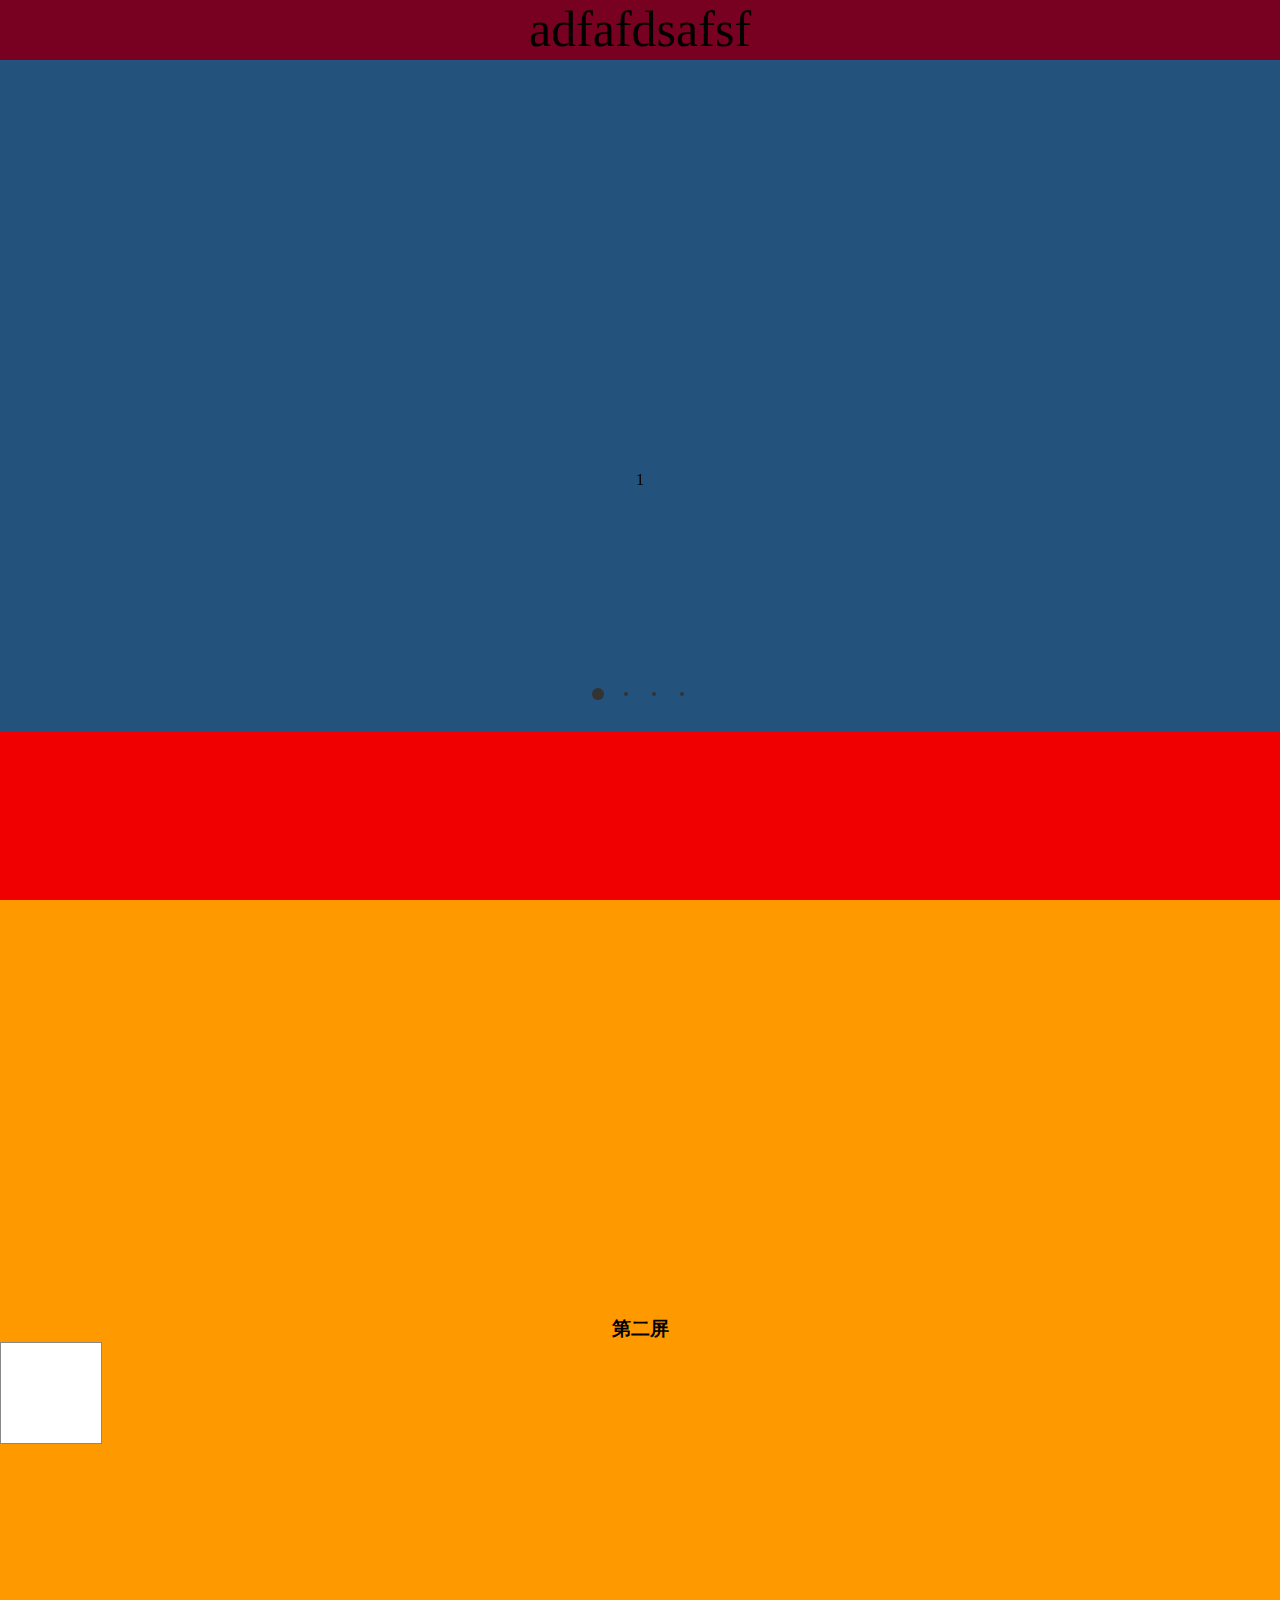
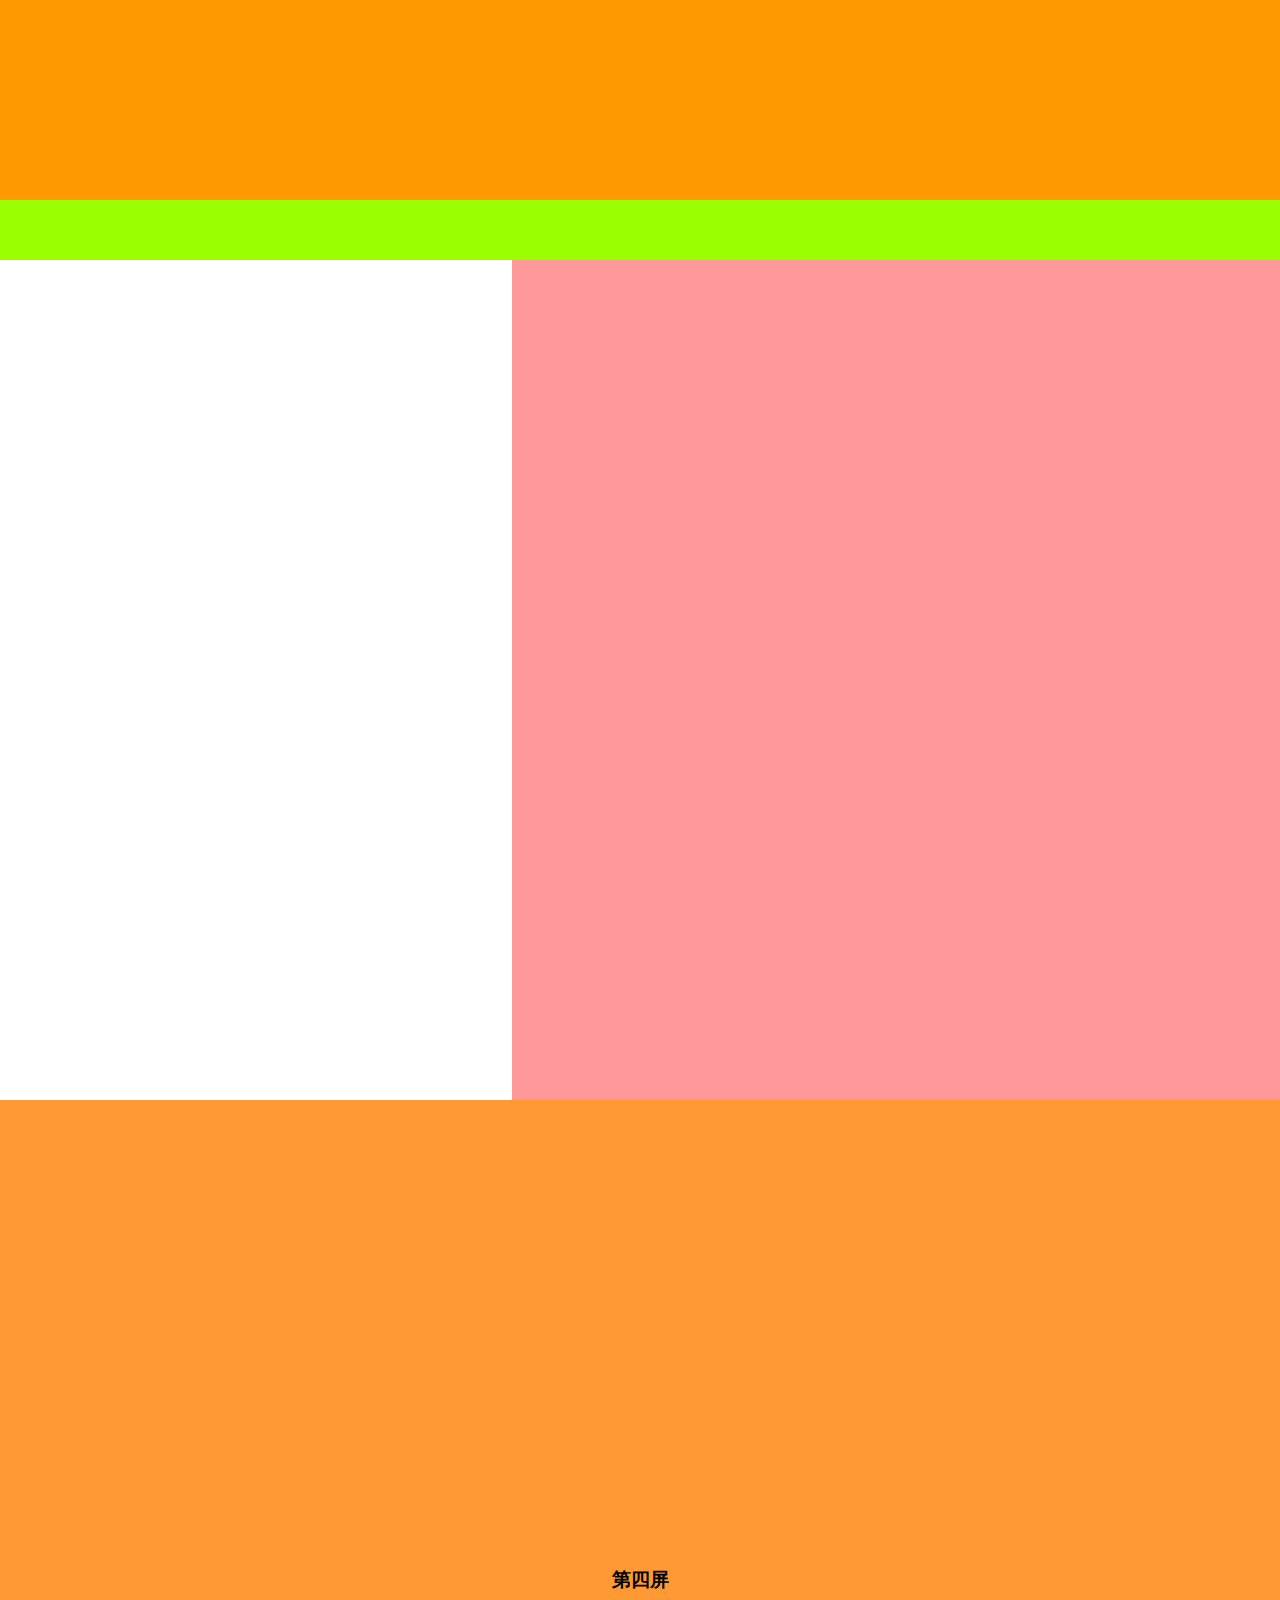
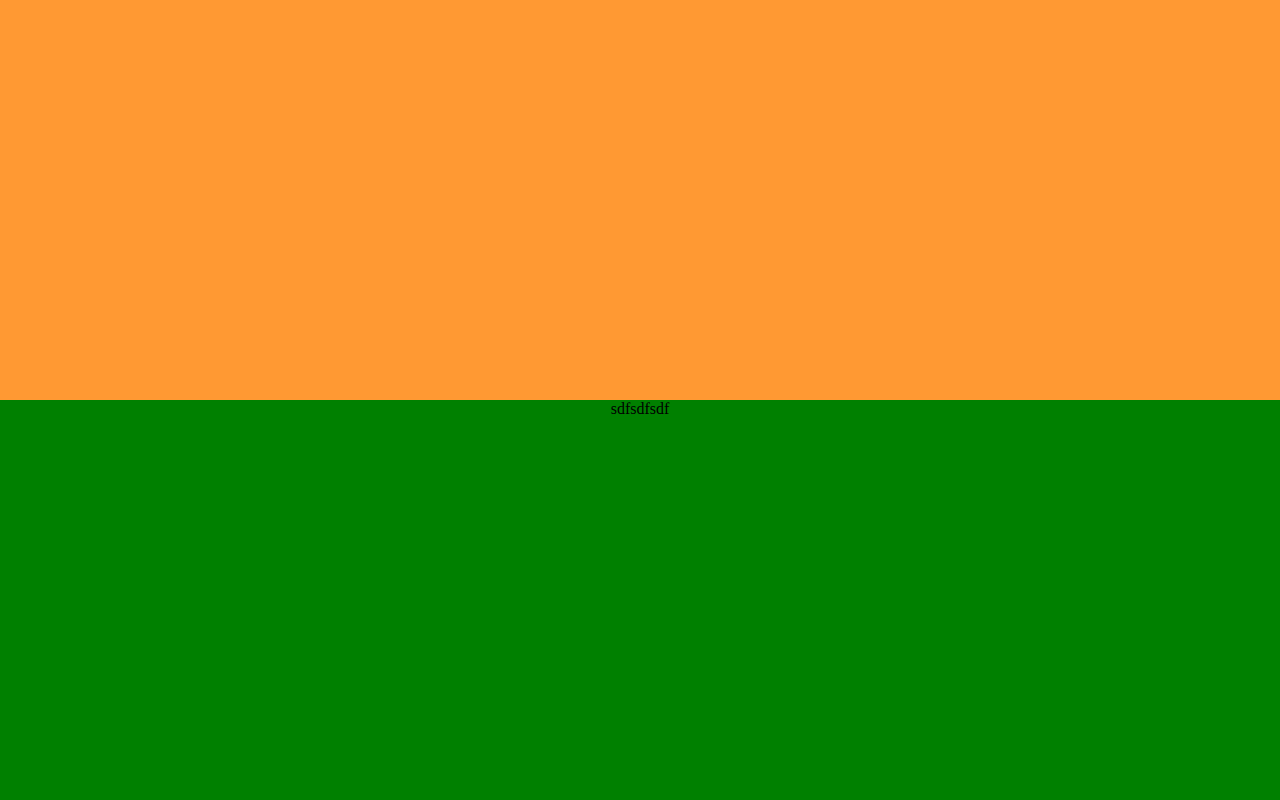
<file: index.html>
<!DOCTYPE html>
<html lang="en">
<head>
    <meta charset="UTF-8">
    <title></title>
    <link rel="stylesheet" href="js/jquery.fullPage.css">

    <style>
        *{
            margin: 0;
            padding: 0;
        }
        body{
            min-width:1000px;
        }
        div{
            text-align: center;
        }
        .nav,.nav2{
            width: 100%;
            position:fixed;
            top:0;
        }
        .nav1{
            height: 60px;
            background:#000040;
            opacity: 0.5;
        }
        .nav2{
            height: 60px;
            font-size: 50px;
        }

        #square {
            border: 1px solid #888;
            width: 100px;
            height: 100px;
            background-color: white;
        }
        .se-l,.se-r{
            height:100%;
            float:left;
        }
        .se-l{
            width:40%;
            background:#fff;
        }
        .se-r{
            width:60%;
            background:#f99;
        }
    </style>
</head>
<body>

<div class="nav">
    <div class="nav1"></div>
    <div class="nav2">adfafdsafsf</div>
</div>
<div id="dowebok">
    <div class="section">
        <div style="height:80%;background:#23527c;">
            <div class="slide">1</div>
            <div class="slide">2</div>
            <div class="slide">3</div>
            <div class="slide">4</div>
        </div>

    </div>
    <div class="section">
        <h3>第二屏</h3>
        <div id="square"></div>
    </div>
    <div class="section">
        <div class="se-l"></div>
        <div class="se-r"></div>
    </div>
    <div class="section">
        <h3>第四屏</h3>
    </div>

</div>
<div style="height:400px;background:green;">
    sdfsdfsdf
</div>
<script src="js/move.js"></script>
<script src="js/jquery-1.11.3.js"></script>

<!-- jquery.easings.min.js 用于 easing 参数，也可以使用完整的 jQuery UI 代替，如果不需要设置 easing 参数，可去掉改文件 -->
<!--<script src="js/jquery.easings.min.js"></script>-->

<!-- 如果 scrollOverflow 设置为 true，则需要引入 jquery.slimscroll.min.js，一般情况下不需要 -->
<!--<script src="js/jquery.slimscroll.min.js"></script>-->


<script src="js/jquery.fullPage.js"></script>

<script>
    $(function(){
        $('#dowebok').fullpage({
//            verticalCentered: false,    //是否垂直居中
            sectionsColor:['#f00000','#f90','#9f0','#f93'],     // 设置section的背景颜色
            anchors:['pag1','pag2','pag3','pag4'],
            controlArrows: false,   //幻灯片的左右箭头
            slidesNavigation: true,
            autoScrolling: true,   //false是按浏览器滚动条方式滚动
            scrollBar: true,        //右侧滚动条
            paddingTop:'60px',      //设置每一个section顶部和底的padding, paddingtop/paddingBottom
            fixedElements: '.nav',   //设置的完素固定不动
//            continuousVertical: false,  //是否循环滚动
//            animateAnchor:true,     //锚链接是否可以控制滚动动画
            loopHorizontal:true,
            slidesNavPosition: 'top',
            afterLoad: function(link,index){
                if(index == 2){
                    move('#square')
                            .x(500)
                            .y(200)
                            .ease('in-out')
                            .then()
                            .x(-500)
                            .then()
                            .y(-200)
                            .duration('2s')
                            .delay('.5s')
                            .rotate(180)
                            .pop()
                            .pop()
                            .end();
                }
            }

        });

        setInterval(function(){
            $.fn.fullpage.moveSlideRight();
        }, 3000);



    });
</script>
</body>
</html>
</file>
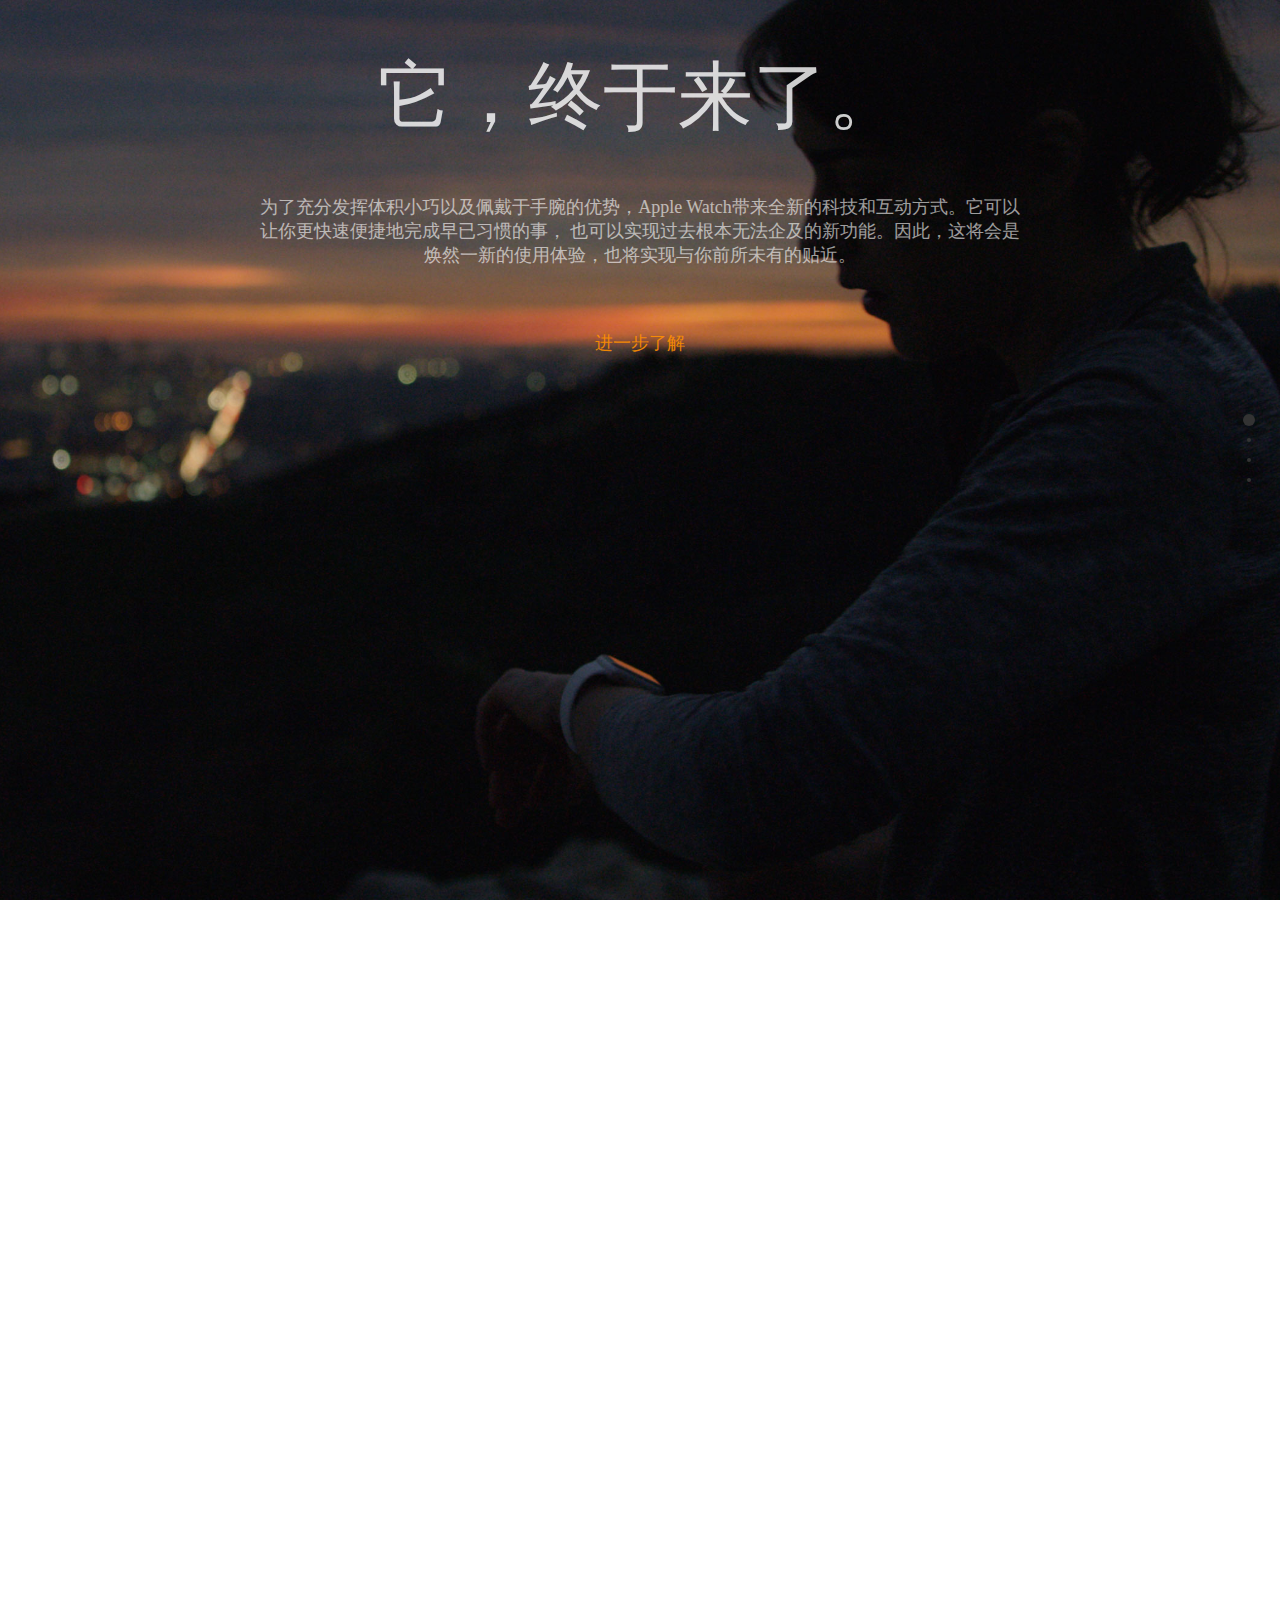
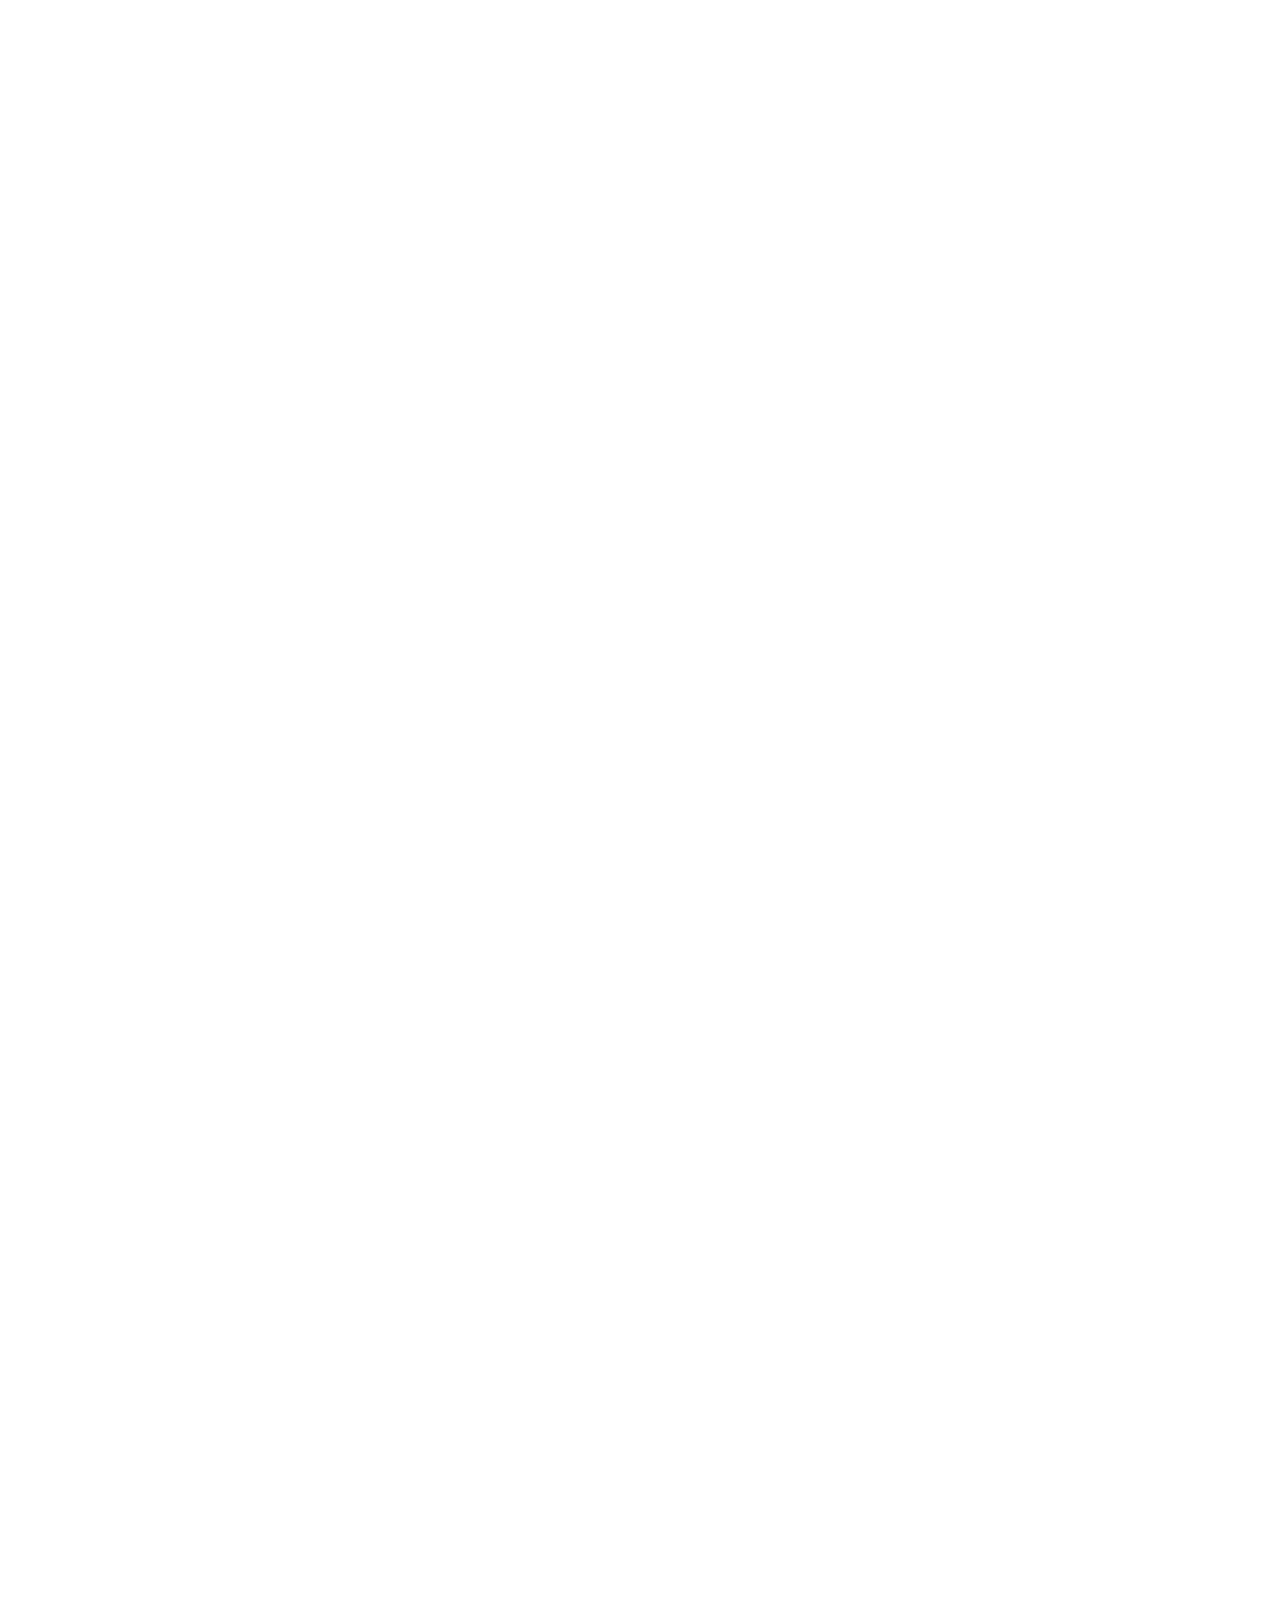
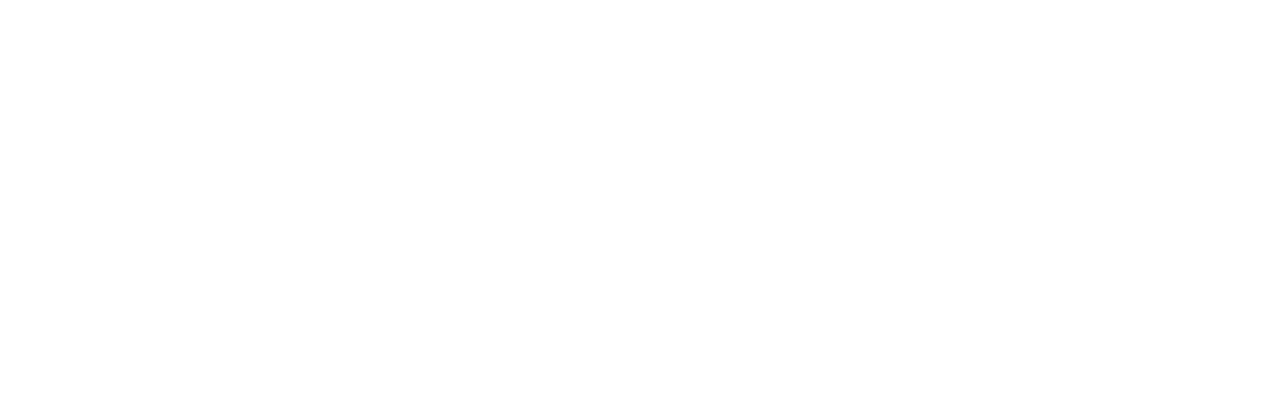
<file: demo-2.html>
<!DOCTYPE html>
<html lang="en">
<head>
    <meta charset="UTF-8">
    <title></title>
    <link rel="stylesheet" href="js/jquery.fullPage.css">
    <link rel="stylesheet" href="css/examples.css"/>

    <style>

    </style>
</head>
<body>
<div id="dowebok">
    <div class="section section1">
        <h2>它，终于来了。</h2>
        <p>为了充分发挥体积小巧以及佩戴于手腕的优势，Apple Watch带来全新的科技和互动方式。它可以让你更快速便捷地完成早已习惯的事， 也可以实现过去根本无法企及的新功能。因此，这将会是焕然一新的使用体验，也将实现与你前所未有的贴近。</p>
        <a href="#">进一步了解</a>
    </div>
    <div class="section section2">
        <h2>真正与你贴近的个人设备</h2>
        <a href="#">进一步了解</a>
    </div>
    <div class="section section3">
        <h2>非同一般的精准计时</h2>
        <p>高级手表向来计时精准为本，Apple Watch更是如此，它与你的iPhone配合使用，同全球标准时间的误差不超过50毫秒。而且你可以对 表盘进行个性化设定，以更具个性和意义的方式显示时间，使其更贴合你的生活和日程需要。</p>
        <a href="#">进一步了解</a>
    </div>
    <div class="section section4">
        <h2>在三个特点鲜明的系列中找到你的风格</h2>
        <div class="row">
            <div class="column">
                <img id="aaa" src="img/primary_large_2x.jpg" class="primary">
                <h4 class="primary"></h4>
                <div class="intro">
                    <p>
                        不锈钢或深空黑色不锈钢表壳，蓝宝石水晶镜面，搭配多款时尚表带
                    </p>
                    <a href="#" class="more">了解更多</a>
                </div>
            </div>
            <div class="column">
                <img src="img/sport_large_2x.jpg" class="sport">
                <h4 class="sport"></h4>
                <div class="intro">
                    <p>
                        银色或深空灰色的阳极氧化铝金属表壳，强化Ion-X玻璃，搭配亮丽柔韧的表带
                    </p>
                    <a href="#" class="more">了解更多</a>
                </div>
            </div>
            <div class="column">
                <img src="img/edition_large_2x.jpg" class="edition">
                <h4 class="edition"></h4>
                <div class="intro">
                    <p>
                        18K黄金或玫瑰金表壳，蓝宝石水晶镜面，搭配精雕细琢的表带及表扣
                    </p>
                    <a href="#" class="more">了解更多</a>
                </div>
            </div>
        </div>
    </div>
</div>
<script src="js/jquery-1.11.3.js"></script>

<!-- jquery.easings.min.js 用于 easing 参数，也可以使用完整的 jQuery UI 代替，如果不需要设置 easing 参数，可去掉改文件 -->
<!--<script src="js/jquery.easings.min.js"></script>-->

<!-- 如果 scrollOverflow 设置为 true，则需要引入 jquery.slimscroll.min.js，一般情况下不需要 -->
<!--<script src="js/jquery.slimscroll.min.js"></script>-->

<script src="js/jquery.fullPage.js"></script>
<script src="js/move.js"></script>
<script>
    $(function(){
        $('#dowebok').fullpage({
            verticalCentered: false,
            //sectionsColor: ['aqua','crimson','green','darkviolet'],
            anchors: ['page1','page2','page3','page4'],
            navigation: true,
            navigationTooltips: ['它，终于来了','真正与你贴近的个人设备','非同一般的精准计时','在三个特点鲜明的系列中找到你的风格'],
            //滚动到某一屏后产生的动画效果
            afterLoad: function(link,index){
                switch (index){
                    case 1:
                        move('.section1 h2').scale(1.5).end();
                        move('.section1 p').set('margin-top','5%').end();
                        break;
                    case 2:
                        move('.section2 h2').scale(0.7).end();
                        break;
                    case 3:
                        move('.section3 h2').set('margin-left','20%').end();
                        move('.section3 p').set('margin-left','20%').end();
                        break;
                    case 4:
                        move('.section4 img.primary').rotate(360).end(function(){
                            move('.section4 img.sport').rotate(360).end(function(){
                                move('.section4 img.edition').rotate(360).end(function(){
                                    move('.section4 h4.primary').scale(1.2).end(function(){
                                        move('.section4 h4.sport').scale(1.2).end(function(){
                                            move('.section4 h4.edition').scale(1.2).end();
                                        });
                                    });
                                });
                            });
                        });
                        break;
                    default :
                        break;
                }
            },
            //离开某一屏后恢复到初始效果
            onLeave: function(link, index){
                switch (index){
                    case 1:
                        move('.section1 h2').scale(1).end();
                        move('.section1 p').set('margin-top','800px').end();
                        break;
                    case 2:
                        move('.section2 h2').scale(1).end();
                        break;
                    case 3:
                        move('.section3 h2').set('margin-left','-1500px').end();
                        move('.section3 p').set('margin-left','1500px').end();
                        break;
                    case 4:
                        move('.section4 img.primary').rotate(-360).end();
                        move('.section4 img.sport').rotate(-360).end();
                        move('.section4 img.edition').rotate(-360).end();
                        move('.section4 h4.primary').scale(1).end();
                        move('.section4 h4.sport').scale(1).end();
                        move('.section4 h4.edition').scale(1).end();
                        break;
                    default :
                        break;
                }
            }

        });


    });
</script>
</body>
</html>
</file>
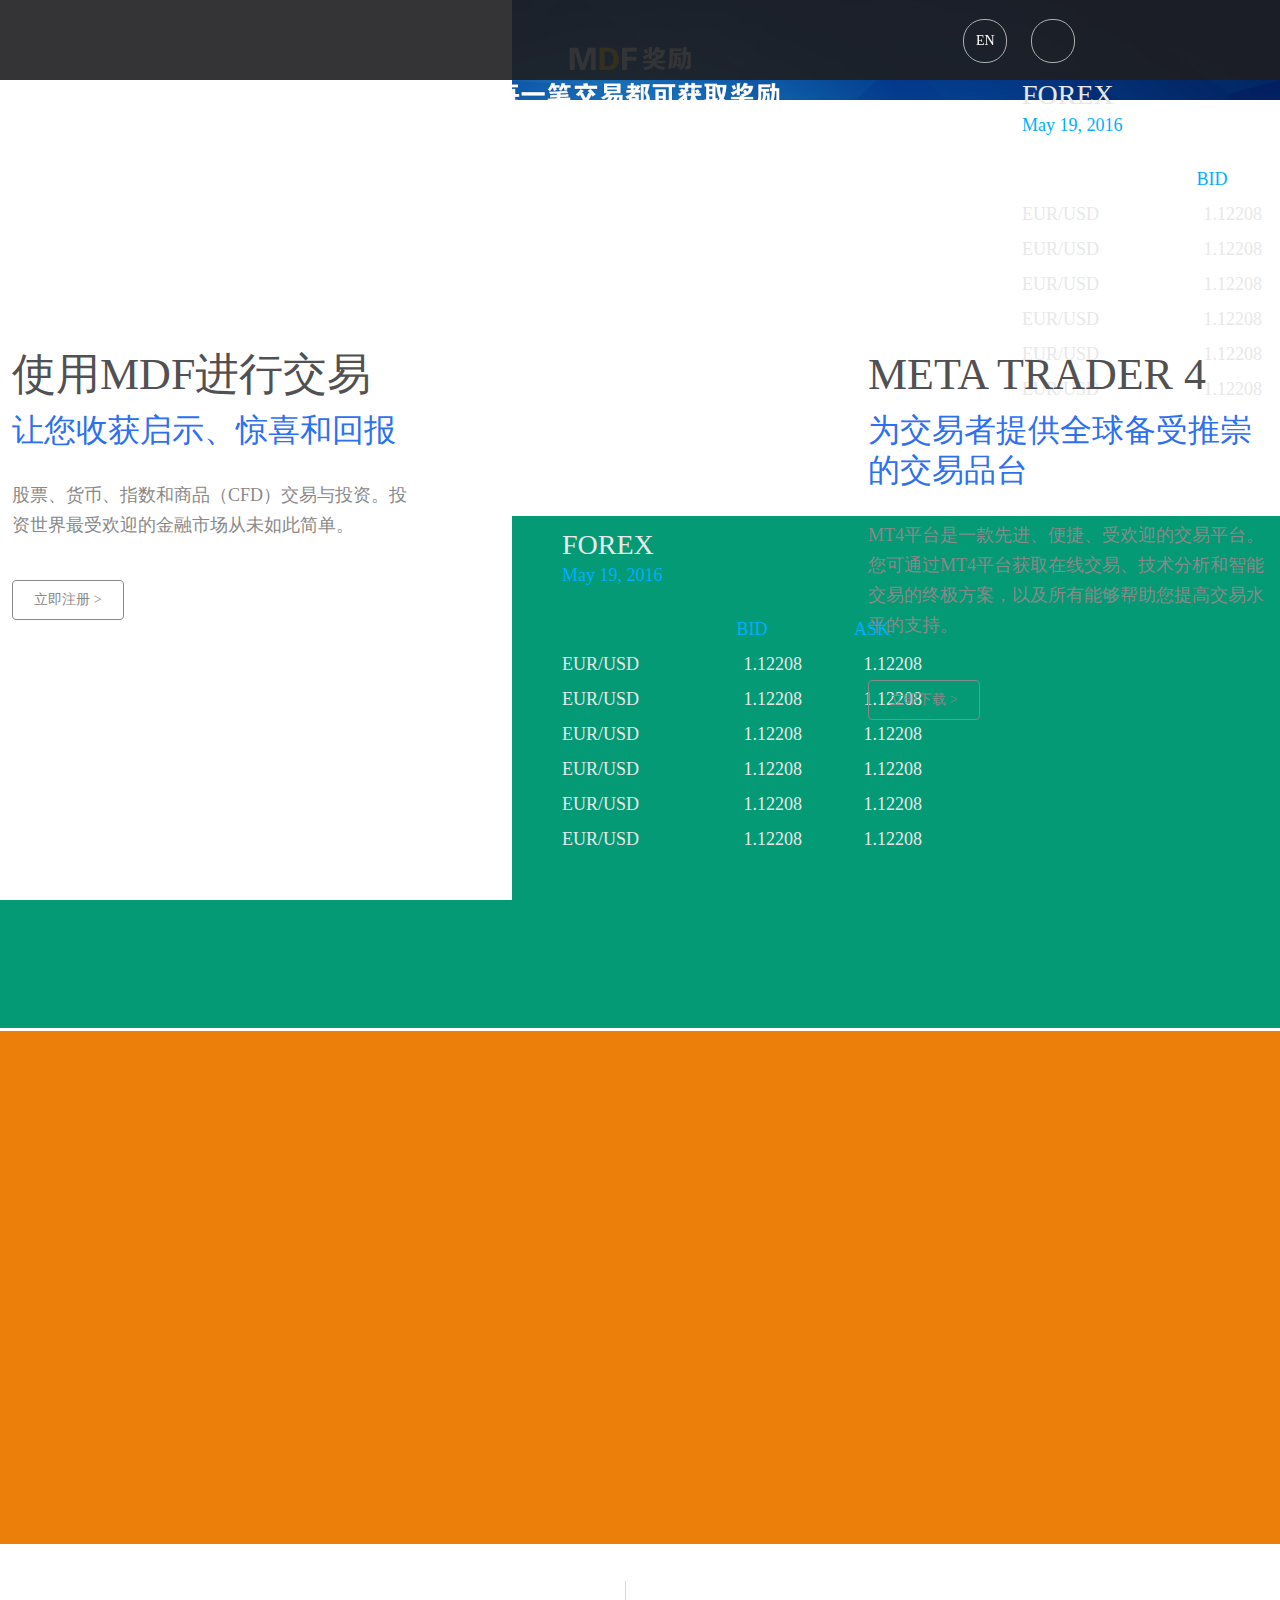
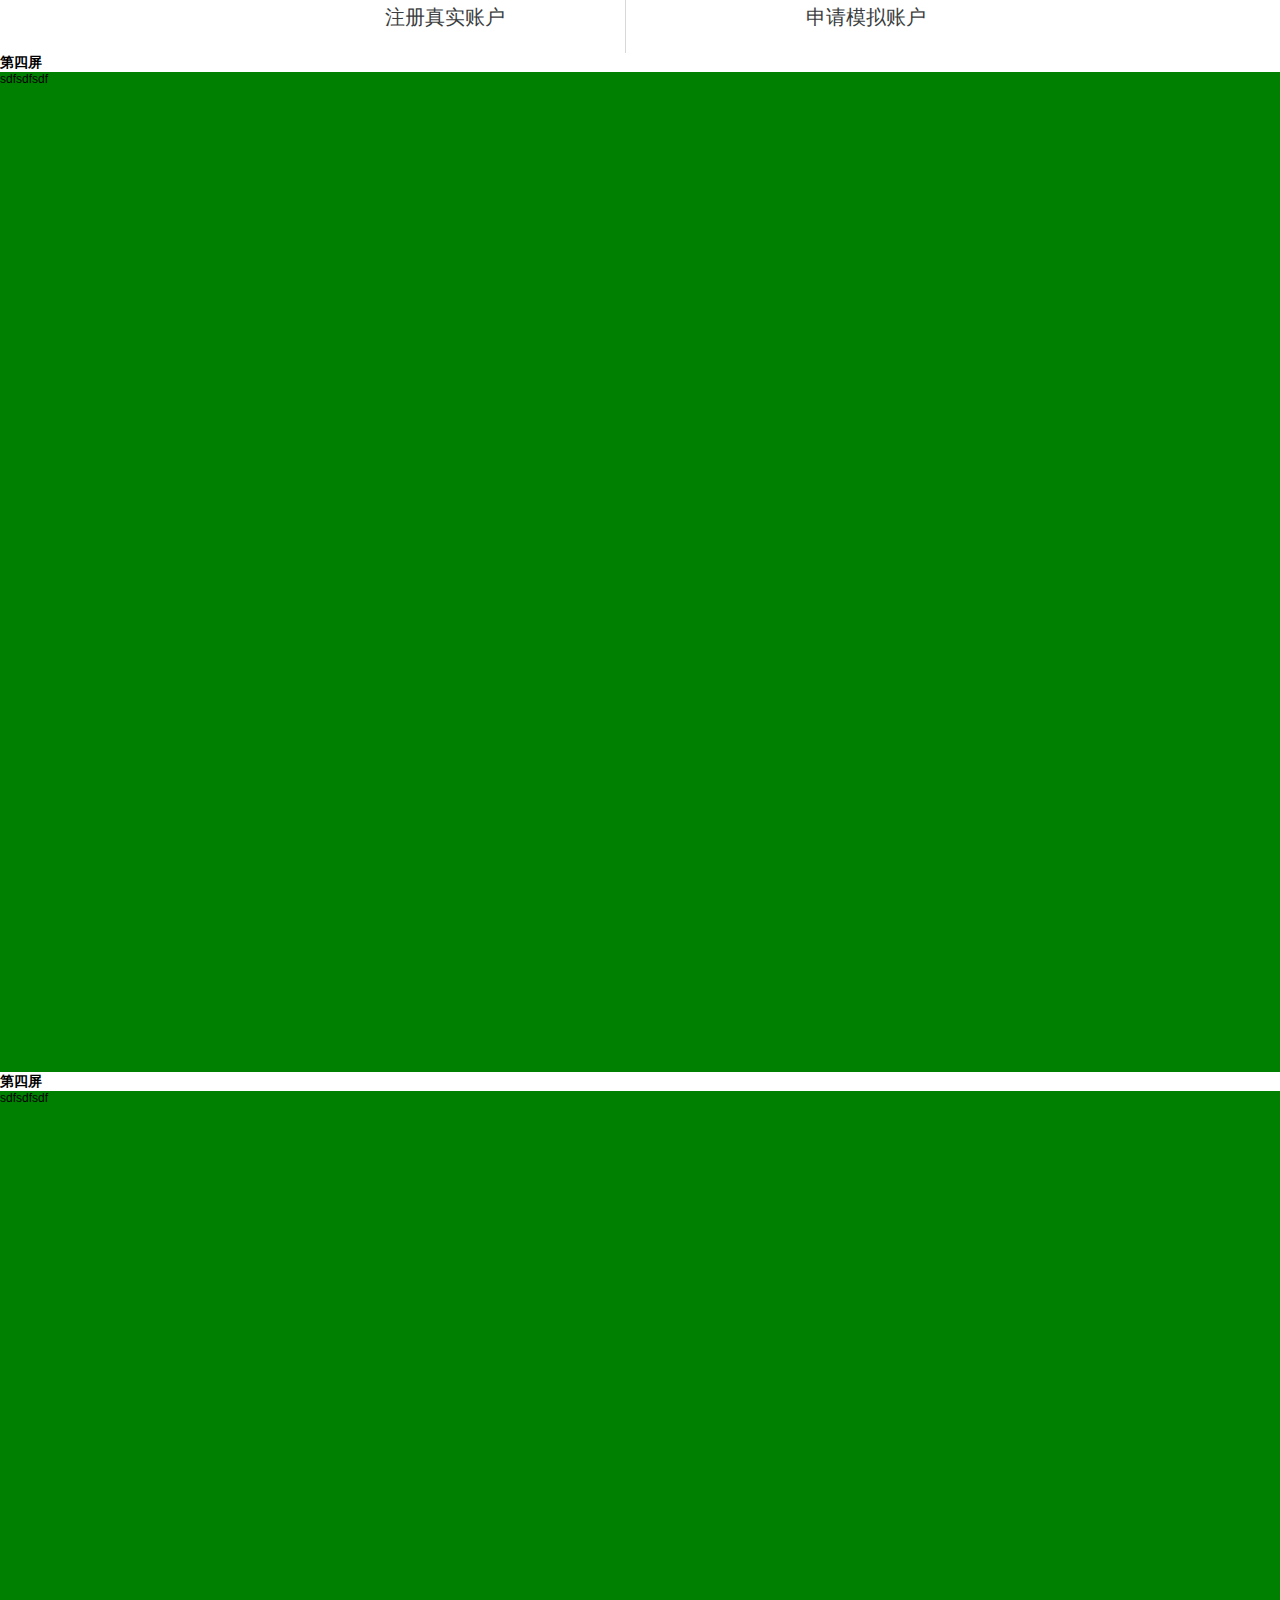
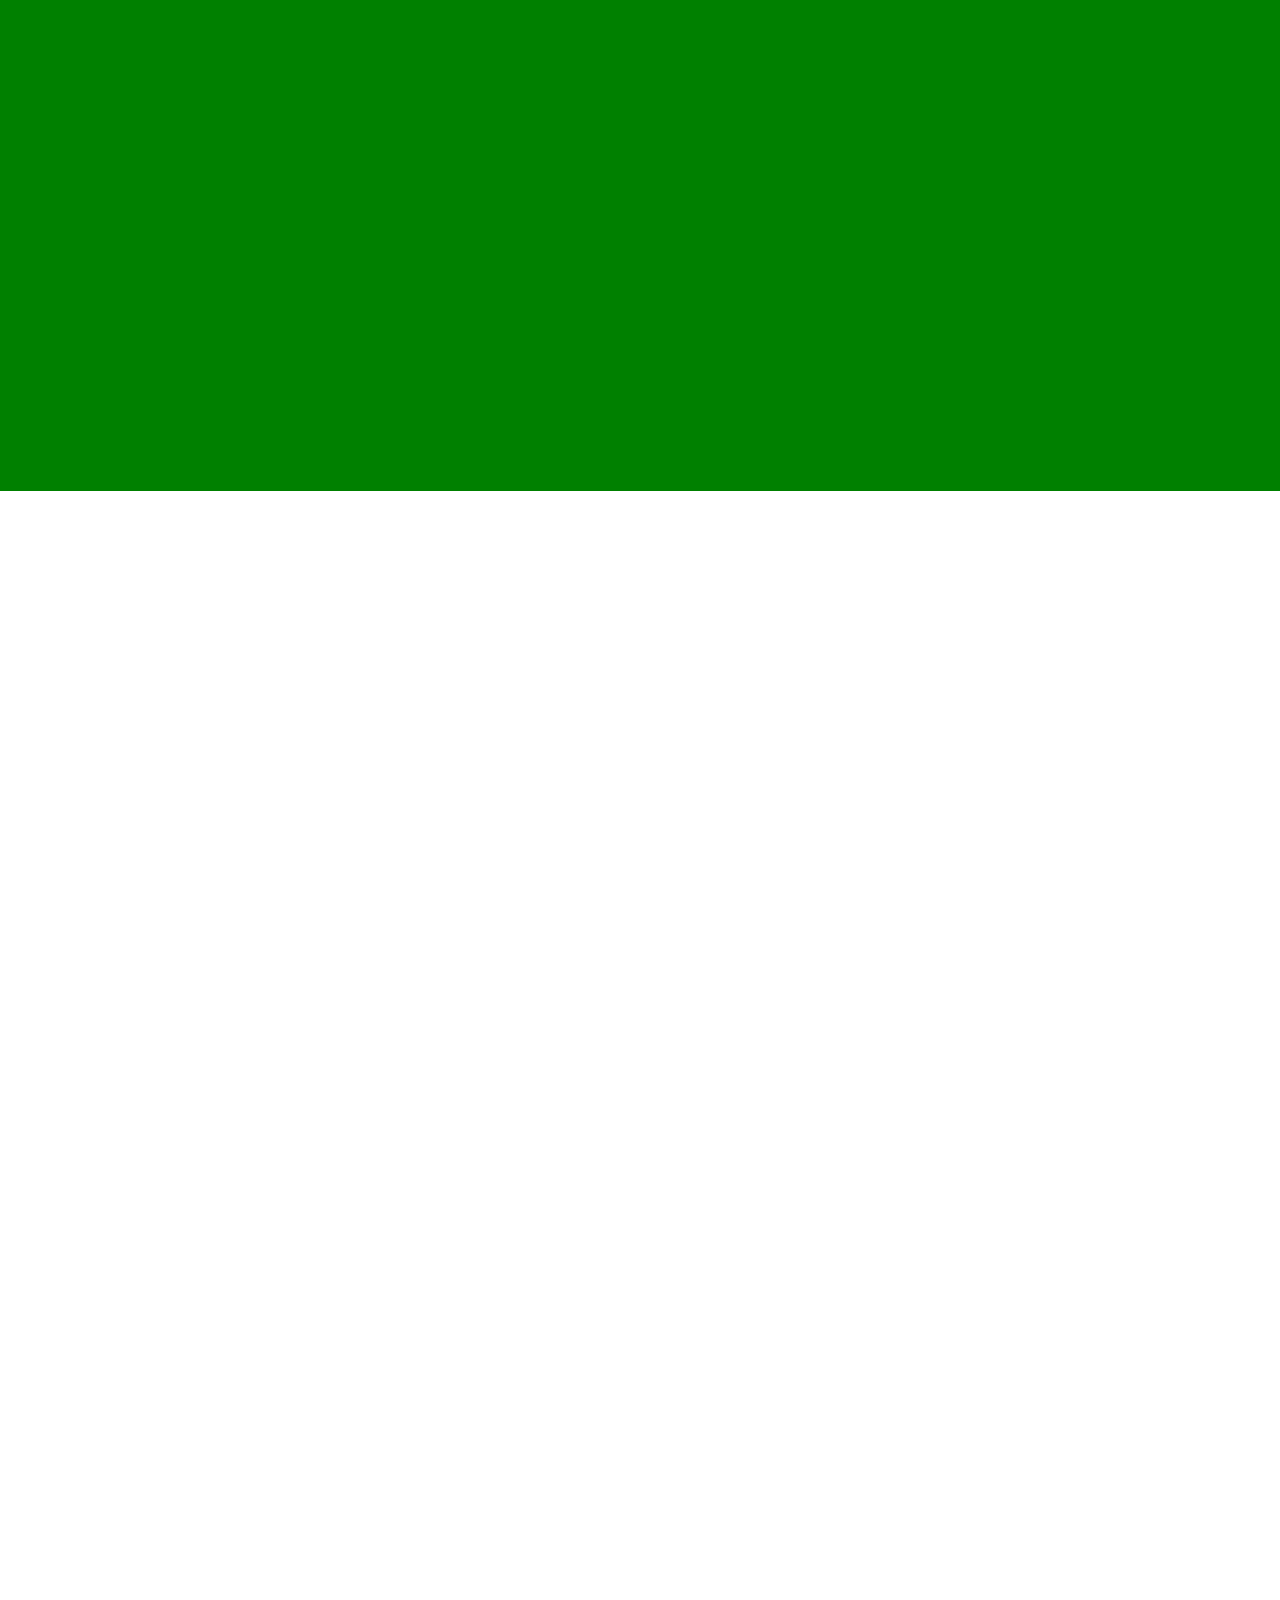
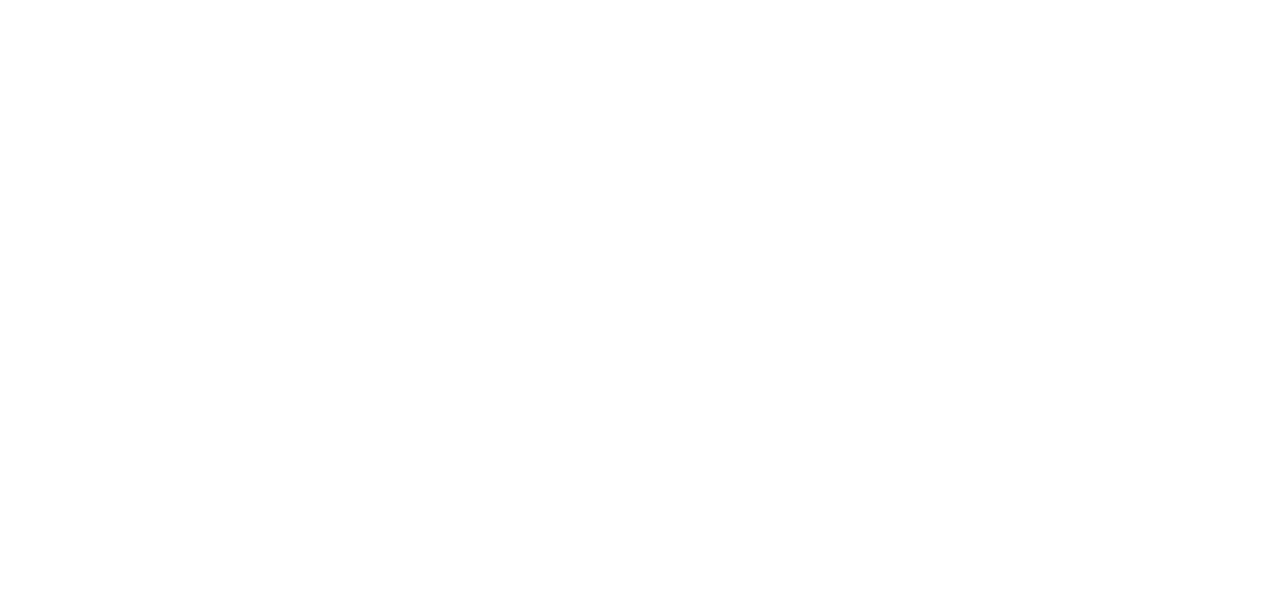
<file: index-1.html>
<!DOCTYPE html>
<html lang="en">
<head>
    <meta charset="UTF-8">
    <title>慢点富--首页</title>
    <link rel="stylesheet" href="js/jquery.fullPage.css">
    <link rel="stylesheet" href="css/reset.css"/>

</head>
<body>
<!-- 头部导航 -->
<div class="header">
    <div class="header-bg"></div>
    <div class="header-menu">
        <h1><a href="#">慢点富</a></h1>
        <div class="header-right">
            <a href="#" class="header-language">
                <span class="language-cur">EN</span>
                <span>中文</span>
                <span>繁體</span>
                <span>한글</span>
            </a>
            <a href="#" class="header-user">用户</a>
            <a href="#" class="header-list">菜单</a>
        </div>
    </div>
</div>

<div id="dowebok">
    <div class="section section1">
        <!--<div class="banner">
            <div class="slide"><a href="#"><img src="images/banner_01.png" alt=""/></a></div>
            <div class="slide"><a href="#"><img src="images/banner_02.png" alt=""/></a></div>
            <div class="slide"><a href="#"><img src="images/banner_03.png" alt=""/></a></div>
            <div class="slide"><a href="#"><img src="images/banner_04.png" alt=""/></a></div>
        </div>-->
        <div class="banner" id="banner">
            <div><a href="#"><img src="images/banner_01.png" alt=""/></a></div>
            <div><a href="#"><img src="images/banner_02.png" alt=""/></a></div>
            <div><a href="#"><img src="images/banner_03.png" alt=""/></a></div>
            <div><a href="#"><img src="images/banner_04.png" alt=""/></a></div>
        </div>
        <div class="register">
            <a href="#">注册真实账户</a>
            <span></span>
            <a href="#">申请模拟账户</a>
        </div>
    </div>
    <div class="section section2">
        <div class="section-40 section-toR60">
            <div class="description description-r">
                <p class="sect2-title">使用MDF进行交易</p>
                <p class="sect2-Subtitle">让您收获启示、惊喜和回报</p>
                <p class="sect2-details">股票、货币、指数和商品（CFD）交易与投资。投资世界最受欢迎的金融市场从未如此简单。</p>
                <a class="section-btn" href="#">立即注册 &gt;</a>
            </div>
        </div>
        <div class="section-60">
            <div class="sect2-r1">
                <p>FOREX<span>May 19, 2016</span></p>
                <dl>
                    <dt><em></em><em>BID</em><em>ASK</em></dt>
                    <dd><em>EUR/USD</em><em>1.12208</em><em>1.12208</em></dd>
                    <dd><em>EUR/USD</em><em>1.12208</em><em>1.12208</em></dd>
                    <dd><em>EUR/USD</em><em>1.12208</em><em>1.12208</em></dd>
                    <dd><em>EUR/USD</em><em>1.12208</em><em>1.12208</em></dd>
                    <dd><em>EUR/USD</em><em>1.12208</em><em>1.12208</em></dd>
                    <dd><em>EUR/USD</em><em>1.12208</em><em>1.12208</em></dd>
                </dl>
            </div>
            <div class="sect2-r2">
                <p>FOREX<span>May 19, 2016</span></p>
                <dl>
                    <dt><em></em><em>BID</em><em>ASK</em></dt>
                    <dd><em>EUR/USD</em><em>1.12208</em><em>1.12208</em></dd>
                    <dd><em>EUR/USD</em><em>1.12208</em><em>1.12208</em></dd>
                    <dd><em>EUR/USD</em><em>1.12208</em><em>1.12208</em></dd>
                    <dd><em>EUR/USD</em><em>1.12208</em><em>1.12208</em></dd>
                    <dd><em>EUR/USD</em><em>1.12208</em><em>1.12208</em></dd>
                    <dd><em>EUR/USD</em><em>1.12208</em><em>1.12208</em></dd>
                </dl>
            </div>
        </div>
    </div>
    <div class="section">
        <div class="section-60 section-toL0">
            <div class="section-img1"><img src="images/sect3-img1.png" alt=""/></div>
            <div class="section-img2"><img src="images/sect3-img2.png" alt=""/></div>
        </div>
        <div class="section-40 section-toL60" style="background:none;">
            <div class="description description-l">
                <p class="sect2-title">META TRADER 4</p>
                <p class="sect2-Subtitle">为交易者提供全球备受推崇的交易品台</p>
                <p class="sect2-details">MT4平台是一款先进、便捷、受欢迎的交易平台。您可通过MT4平台获取在线交易、技术分析和智能交易的终极方案，以及所有能够帮助您提高交易水平的支持。</p>
                <a class="section-btn" href="#">立即下载 &gt;</a>
            </div>
        </div>
    </div>
    <div class="section">

    </div>
    <div class="section">
        <h3>第四屏</h3>
        <div class="" style="height:1000px;background:green;">
            sdfsdfsdf
        </div>
    </div>
    <div class="section">
        <h3>第四屏</h3>
        <div class="" style="height:1000px;background:green;">
            sdfsdfsdf
        </div>
    </div>

</div>

<script src="js/move.js"></script>
<script src="js/jquery-1.11.3.js"></script>
<script src="js/jquery.kinMaxShow-1.0.min.js"></script>

<!-- jquery.easings.min.js 用于 easing 参数，也可以使用完整的 jQuery UI 代替，如果不需要设置 easing 参数，可去掉改文件 -->
<!--<script src="js/jquery.easings.min.js"></script>-->

<!-- 如果 scrollOverflow 设置为 true，则需要引入 jquery.slimscroll.min.js，一般情况下不需要 -->
<script src="js/jquery.slimscroll.min.js"></script>


<script src="js/jquery.fullPage.js"></script>

<script>
    $(function(){
        $('#dowebok').fullpage({
            verticalCentered: false,    //是否垂直居中
            sectionsColor:['#fff','#fff','#f1f1f1','#131b1e','',''],     // 设置section的背景颜色
//            anchors:['pag1','pag2','pag3','pag4'],
            controlArrows: false,   //幻灯片的左右箭头
            slidesNavigation: true,
            autoScrolling: true,   //false是按浏览器滚动条方式滚动
            scrollBar: true,        //右侧滚动条
            paddingTop:'80px',      //设置每一个section顶部和底的padding, paddingtop/paddingBottom
            fixedElements: '.header',   //设置的完素固定不动
//            continuousVertical: false,  //是否循环滚动
//            animateAnchor:true,     //锚链接是否可以控制滚动动画
            loopHorizontal:true,
            slidesNavPosition: 'top',
            scrollOverflow: true,
            afterLoad: function(link,index){
                if(index == 2){

                }
            }

        });

        setInterval(function(){
            $.fn.fullpage.moveSlideRight();
        }, 3000);


        //banner
        $("#banner").kinMaxShow({
            height: $('#banner').height()-60,
            button:{
                showIndex:false,
                normal:{background:'url(images/banner-button.png) no-repeat -14px 0',border:'0',left:'46%',bottom:'5%'},
                focus:{background:'url(images/banner-button.png) no-repeat 0 0',border:'0'}
            }
        });




    });
    $(window).resize(function(){
        location.reload();
    });
</script>
</body>
</html>
</file>
<file: css/examples.css>
@CHARSET "ISO-8859-1";
/* Reset CSS
 * --------------------------------------- */
body,div,dl,dt,dd,ul,ol,li,h1,h2,h3,h4,h5,h6,pre,
form,fieldset,input,textarea,p,blockquote,th,td {
    padding: 0;
    margin: 0;
}
a{
	text-decoration:none;
}
table {
    border-spacing: 0;
}
fieldset,img {
    border: 0;
}
address,caption,cite,code,dfn,em,strong,th,var {
    font-weight: normal;
    font-style: normal;
}
strong{
	font-weight: bold;
}
ol,ul {
    list-style: none;
    margin:0;
    padding:0;
}
caption,th {
    text-align: left;

}
h1,h2,h3,h4,h5,h6 {
    font-weight: normal;
    font-size: 100%;
    margin:0;
    padding:0;
    color:#444;
}
q:before,q:after {
    content:'';
}
abbr,acronym { border: 0;
}


.section{
	position: relative;
	background-color:#fff;
	overflow: hidden;
	text-align: center;
}

.section1{
	background:url(../img/hero_sunset_large_2x.jpg) no-repeat center center;
	background-size:cover;
}
.section1 h2{
	margin-top: 5%;
	color: #ffffff;
	font-size: 50px;
	font-weight: normal;
	opacity: 0.8;
}
.section1 p{
	margin: 800px auto 0;
	color: #ffffff;
	font-size: 18px;
	width: 60%;
	opacity: 0.6;
}
.section1 a{
	display: block;
	margin: 5% auto 0;
	color: #ff9000;
	font-size: 18px;
	opacity: 0.9;
}

.section2{
	background:#f2f2f2 url(../img/technology_hero_large_2x.jpg) no-repeat bottom;
	background-size:100%;
}
.section2 h2{
	margin: 40px auto;
	color: #333;
	font-size: 50px;
	font-weight: normal;
}
.section2 a{
	display: block;
	margin: 20px auto 0;
	color: #08c;
	font-size: 18px;
}

.section3{
	background:url(../img/timekeeping_hero_large_2x.jpg) no-repeat center 300px;
	background-size:50%;
}
.section3 h2{
	margin: 20px auto 20px -2000px;
	color: #333;
	font-size: 40px;
	font-weight: normal;
	width: 60%;
}
.section3 p{
	margin: 20px auto 0 2000px;
	color: #333;
	font-size: 18px;
	width: 60%;
}
.section3 a{
	display: block;
	margin: 20px auto 0;
	color: #08c;
	font-size: 18px;
}
.section4 h2{
	margin: 20px auto;
	color: #333;
	font-size: 40px;
	font-weight: normal;
}
.section4 .row{
	width: 95%;
	display: flex;
	flex-direction: row;
	flex-wrap: nowrap;
	justify-content: space-around;
	color: #333;
	font-size: 16px;
}
.section4 .column{
	margin: 10px;
	padding-bottom: 30px;
	background-color: #F2F2F2;
}
.section4 .column img{
	height: 300px;
	margin-top: 30px;
}
.section4 .column h4{
	margin: 20px auto;
}
.section4 .column h4.primary{
	background-image: url(../img/logo_collection_primary.svg);
	background-size: 102px 22px;
	width: 102px;
	height: 22px;
}
.section4 .column h4.sport{
	background-image: url(../img/logo_collection_sport.svg);
	background-size: 178px 22px;
	width: 178px;
	height: 22px;
}.section4 .column h4.edition{
	 background-image: url(../img/logo_collection_edition.svg);
	 background-size: 190px 22px;
	 width: 190px;
	 height: 22px;
 }
.section4 .column p{
	width: 90%;
	margin: 10px auto;
}
.section4 .column a{
	display: block;
	margin: 10px auto 0;
	color: #08c;
}
</file>
